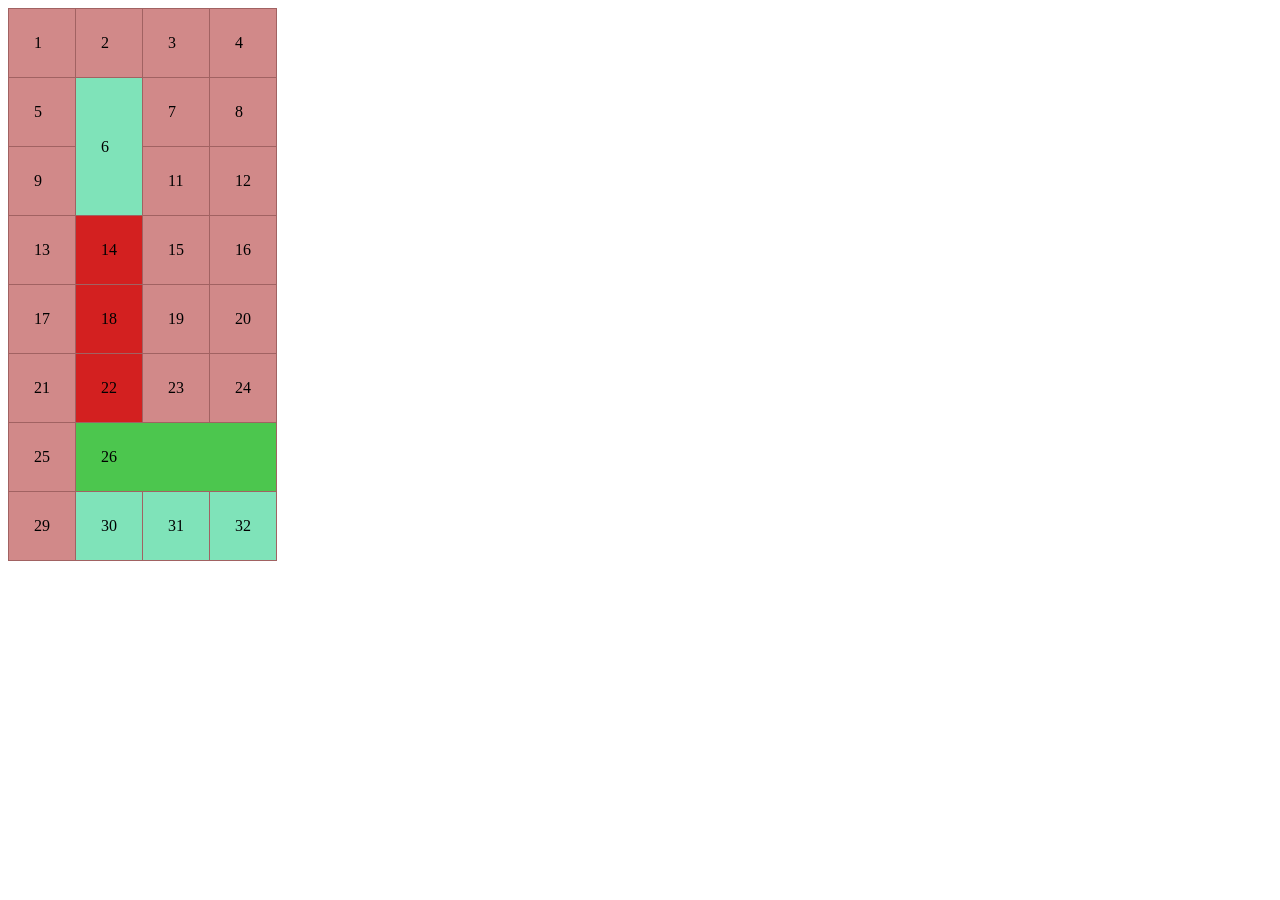
<file: practice_tabl/index.html>
<!DOCTYPE html>
<html lang="en">
<head>
    <meta charset="UTF-8">
    <title>Table</title>
    <style>
        table,
        td {
            border: 1px solid #a16262;
            padding: 25px;
        }
        table {
            border-collapse: collapse;
        }

    </style>
    <link rel="stylesheet" href="style.css">
</head>
<body>
    <table>
        <tr>
            <td>1</td>
            <td>2</td>
            <td>3</td>
            <td>4</td>
        </tr>
        <tr>
            <td>5</td>
            <td rowspan="2" style="background-color: #7fe3b9">6</td>
            <td>7</td>
            <td>8</td>
        </tr>
        <tr>
            <td>9</td>
            <td>11</td>
            <td>12</td>
        </tr>
        <tr>
            <td>13</td>
            <td style="background-color: #d32020">14</td>
            <td>15</td>
            <td>16</td>
        </tr>
        <tr>
            <td>17</td>
            <td style = "background-color: #d32020">18</td>
            <td>19</td>
            <td>20</td>
        </tr>
        <tr>
            <td>21</td>
            <td style = "background-color: #d32020" >22</td>
            <td>23</td>
            <td>24</td>
        </tr>
        <tr>
            <td>25</td>
            <td colspan="3" style = "background-color: #4cc64e" >26</td>
        </tr>
        <tr>
            <td>29</td>
            <td style = "background-color: #7fe3b9" >30</td>
            <td style = "background-color: #7fe3b9">31</td>
            <td style = "background-color: #7fe3b9">32</td>
        </tr>
    </table>

</body>
</html>
</file>
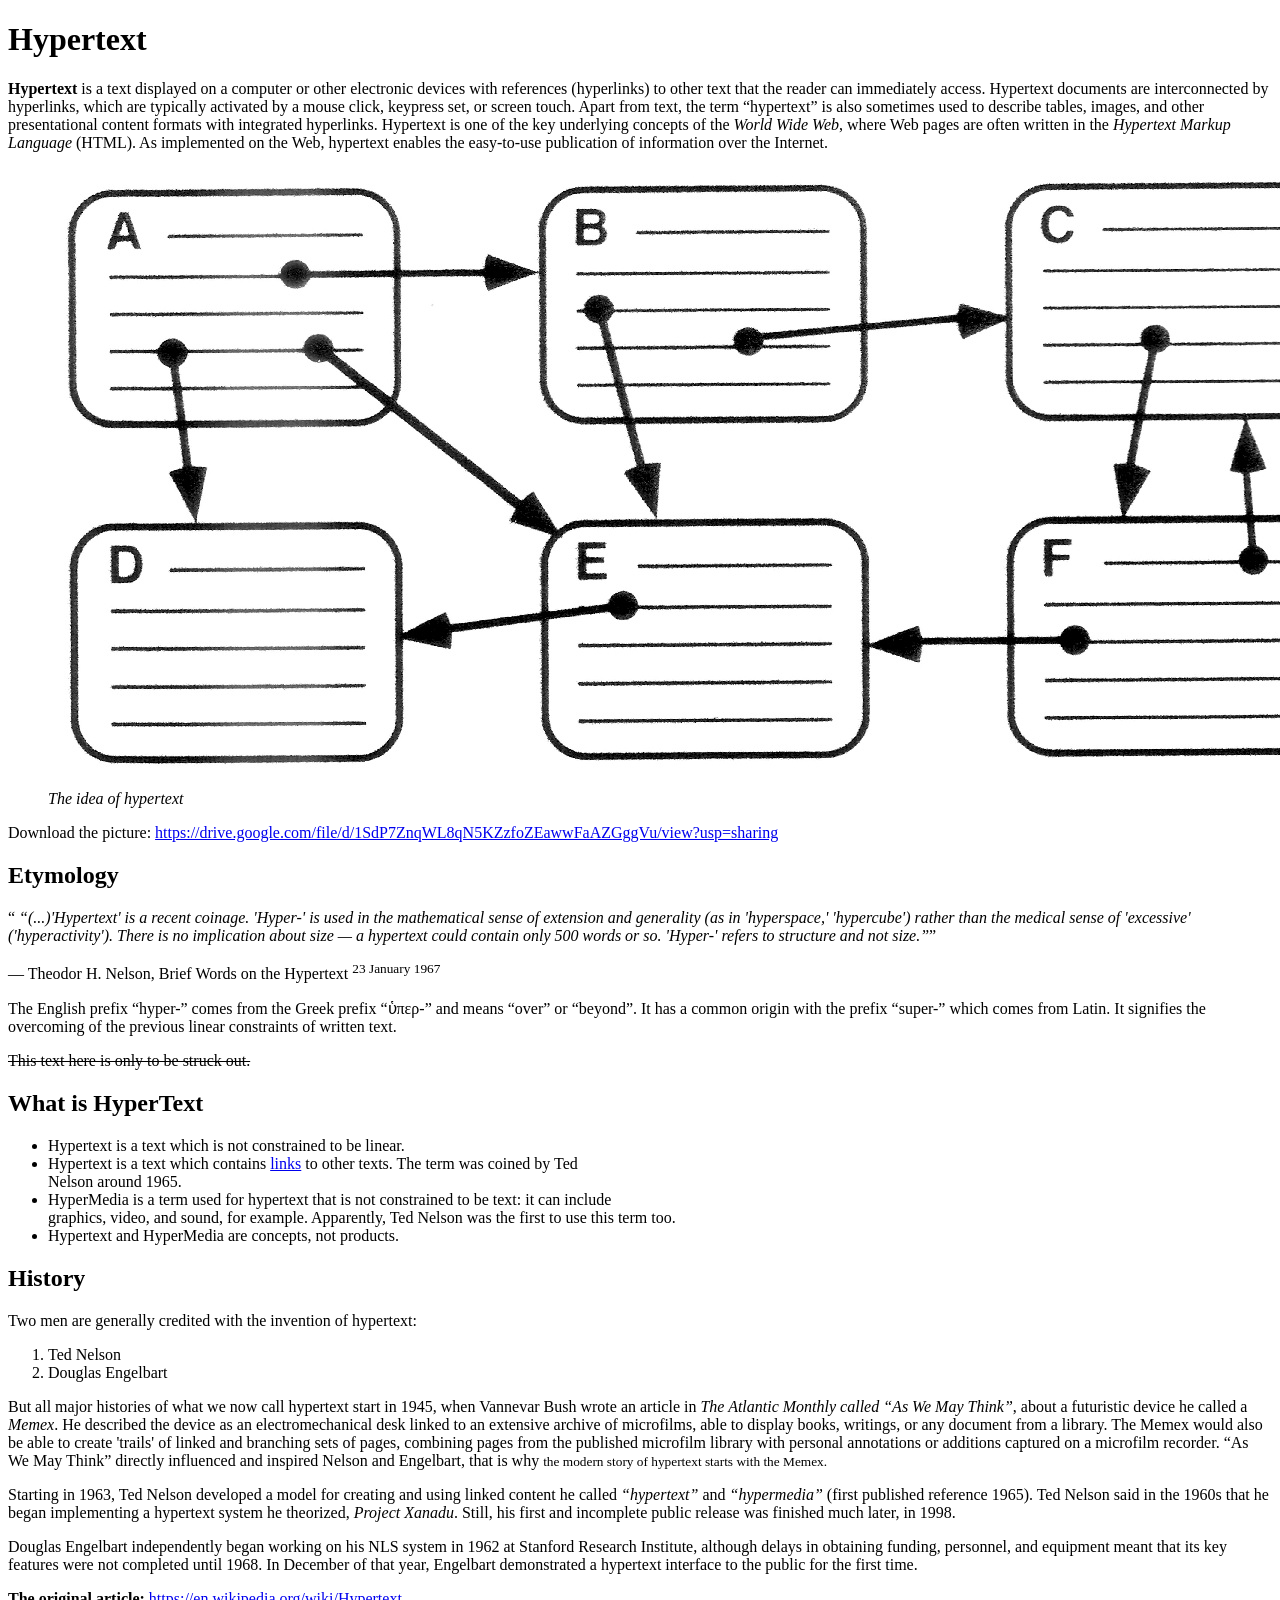
<file: www/index.html>
<!-- [Твердохлібова Марія] — Практика №1 — Верстка тексту -->
<!DOCTYPE html>
<html lang="en">
<head>
    <meta charset="UTF-8">
    <title>Hypertext</title>
</head>
<body>
<h1>Hypertext</h1>

    <strong>Hypertext</strong> is a text displayed on a computer or other electronic devices with references
    (hyperlinks) to other text that the reader can immediately access. Hypertext documents are
    interconnected by hyperlinks, which are typically activated by a mouse click, keypress set, or
    screen touch. Apart from text, the term “hypertext” is also sometimes used to describe tables,
    images, and other presentational content formats with integrated hyperlinks. Hypertext is one of
    the key underlying concepts of the <i>World Wide Web</i>, where Web pages are often written in the
    <i>Hypertext Markup Language</i> (HTML). As implemented on the Web, hypertext enables the
    easy-to-use publication of information over the Internet.
    <figure>
        <img src="less1/hypertext1.jpg" alt="Hypertext">
        <figcaption><i>The idea of hypertext</i></figcaption>
    </figure>



<p>
    Download the picture:
    <a href="#"> https://drive.google.com/file/d/1SdP7ZnqWL8qN5KZzfoZEawwFaAZGggVu/view?usp=sharing </a>
</p>

<h2>Etymology</h2>

    <q> <i>“(...)'Hypertext' is a recent coinage. 'Hyper-' is used in the mathematical sense of extension and
        generality (as in 'hyperspace,' 'hypercube') rather than the medical sense of 'excessive'
        ('hyperactivity'). There is no implication about size — a hypertext could contain only 500 words
        or so. 'Hyper-' refers to structure and not size.”</i></q>
<p>— Theodor H. Nelson, Brief Words on the Hypertext
            <sup>23 January 1967</sup></p>
<p>
    The English prefix “hyper-” comes from the Greek prefix “ὑπερ-” and means “over” or “beyond”.
    It has a common origin with the prefix “super-” which comes from Latin. It signifies the
    overcoming of the previous linear constraints of written text.
</p>


    <del>This text here is only to be struck out.</del>
<h2>What is HyperText</h2>
    <ul>
        <li> Hypertext is a text which is not constrained to be linear. </li>
        <li>Hypertext is a text which contains <a href="#">links</a> to other texts. The term was coined by Ted </li>
        Nelson around 1965. </li>
        <li>HyperMedia is a term used for hypertext that is not constrained to be text: it can include </li>
        graphics, video, and sound, for example. Apparently, Ted Nelson was the first to use this </li>
        term too.
        <li>Hypertext and HyperMedia are concepts, not products.</li>
    </ul>

    <h2>History</h2>
    Two men are generally credited with the invention of hypertext:
    <ol>
        <li>Ted Nelson</li>
        <li>Douglas Engelbart</li>
    </ol>
    <p>But all major histories of what we now call hypertext start in 1945, when Vannevar Bush wrote
    an article in <em>The Atlantic Monthly called “As We May Think”</em>, about a futuristic device he called a
    <em>Memex</em>. He described the device as an electromechanical desk linked to an extensive archive of
    microfilms, able to display books, writings, or any document from a library. The Memex would
    also be able to create 'trails' of linked and branching sets of pages, combining pages from the
    published microfilm library with personal annotations or additions captured on a microfilm
    recorder. “As We May Think” directly influenced and inspired Nelson and Engelbart, that is why
    <small>the modern story of hypertext starts with the Memex.</small></p>
    <p>Starting in 1963, Ted Nelson developed a model for creating and using linked content he called
        <em>“hypertext”</em> and <em>“hypermedia”</em> (first published reference 1965). Ted Nelson said in the 1960s that
        he began implementing a hypertext system he theorized,<em> Project Xanadu</em>. Still, his first and
        incomplete public release was finished much later, in 1998.</p>
    <p>Douglas Engelbart independently began working on his NLS system in 1962 at Stanford
    Research Institute, although delays in obtaining funding, personnel, and equipment meant that
    its key features were not completed until 1968. In December of that year, Engelbart
        demonstrated a hypertext interface to the public for the first time. </p>
<p><strong>The original article:</strong> <a href="#">https://en.wikipedia.org/wiki/Hypertext</a> </p>


</body>
</html>
</file>
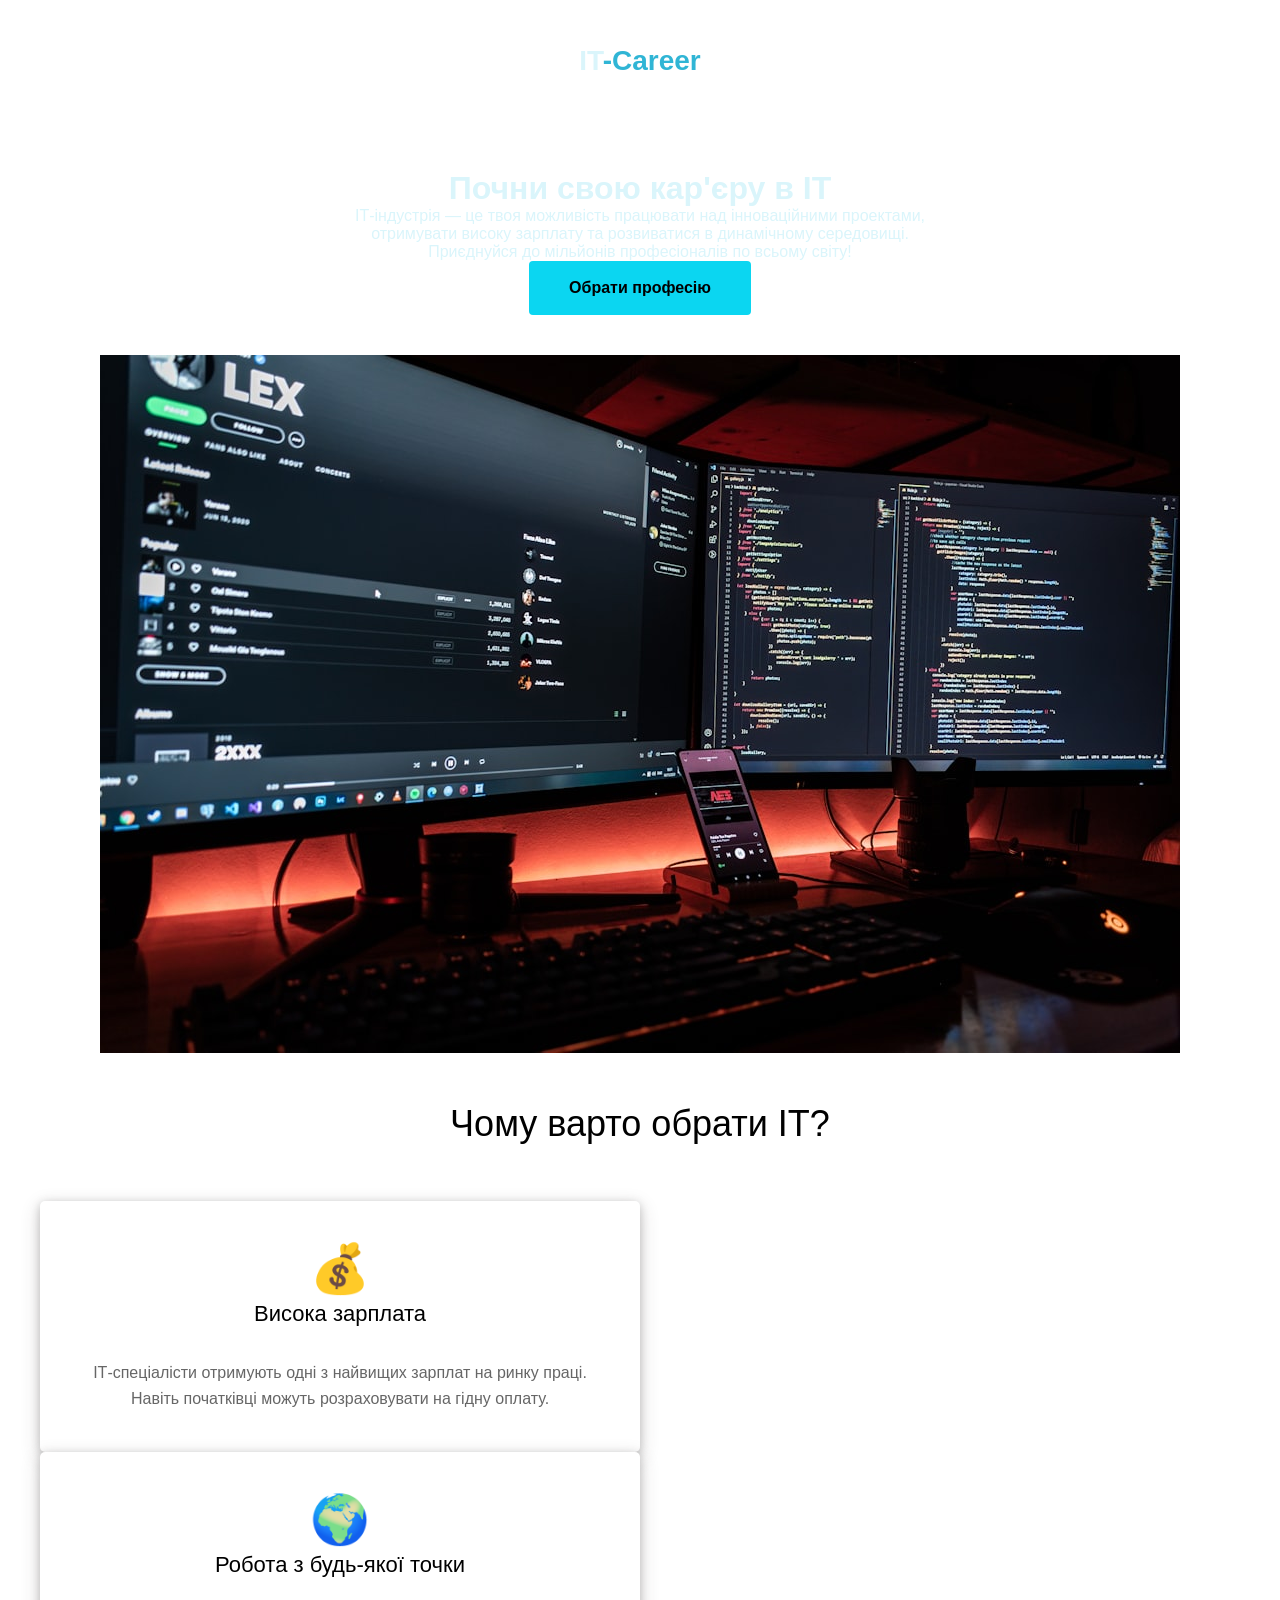
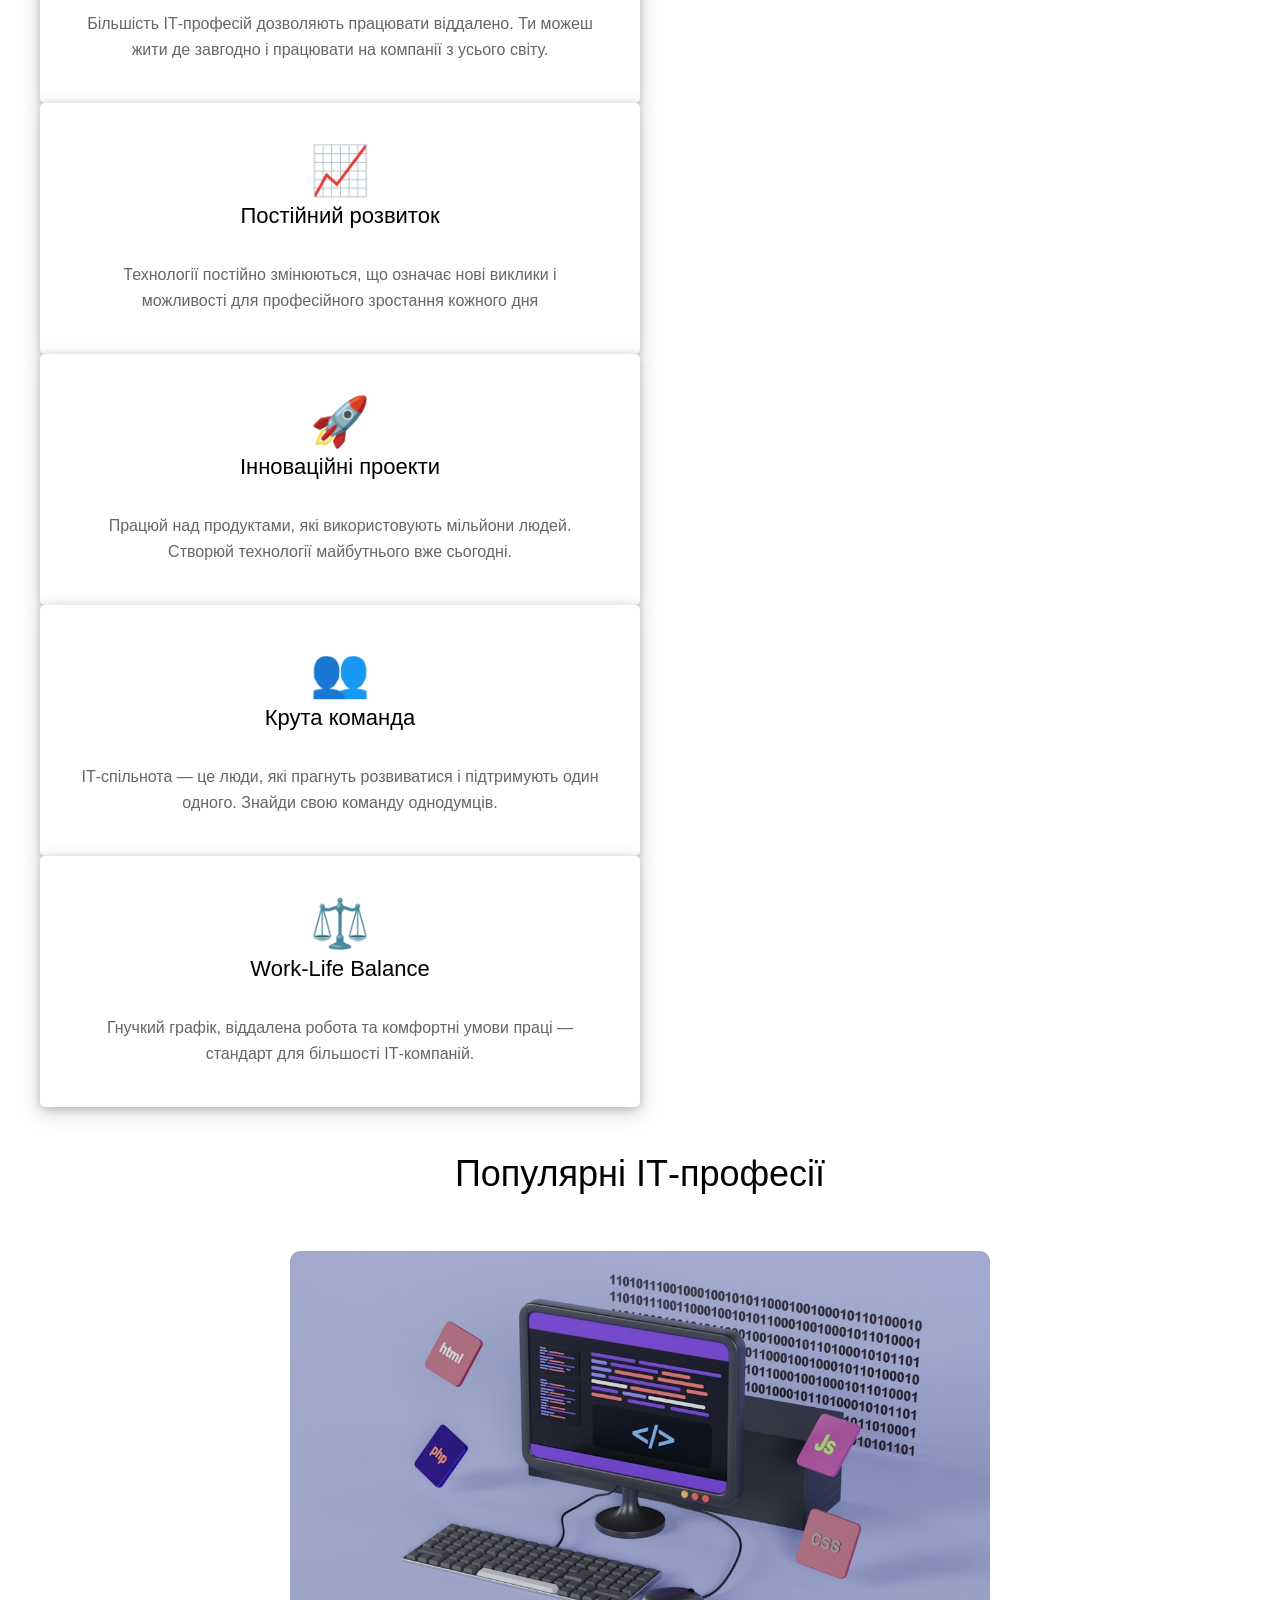
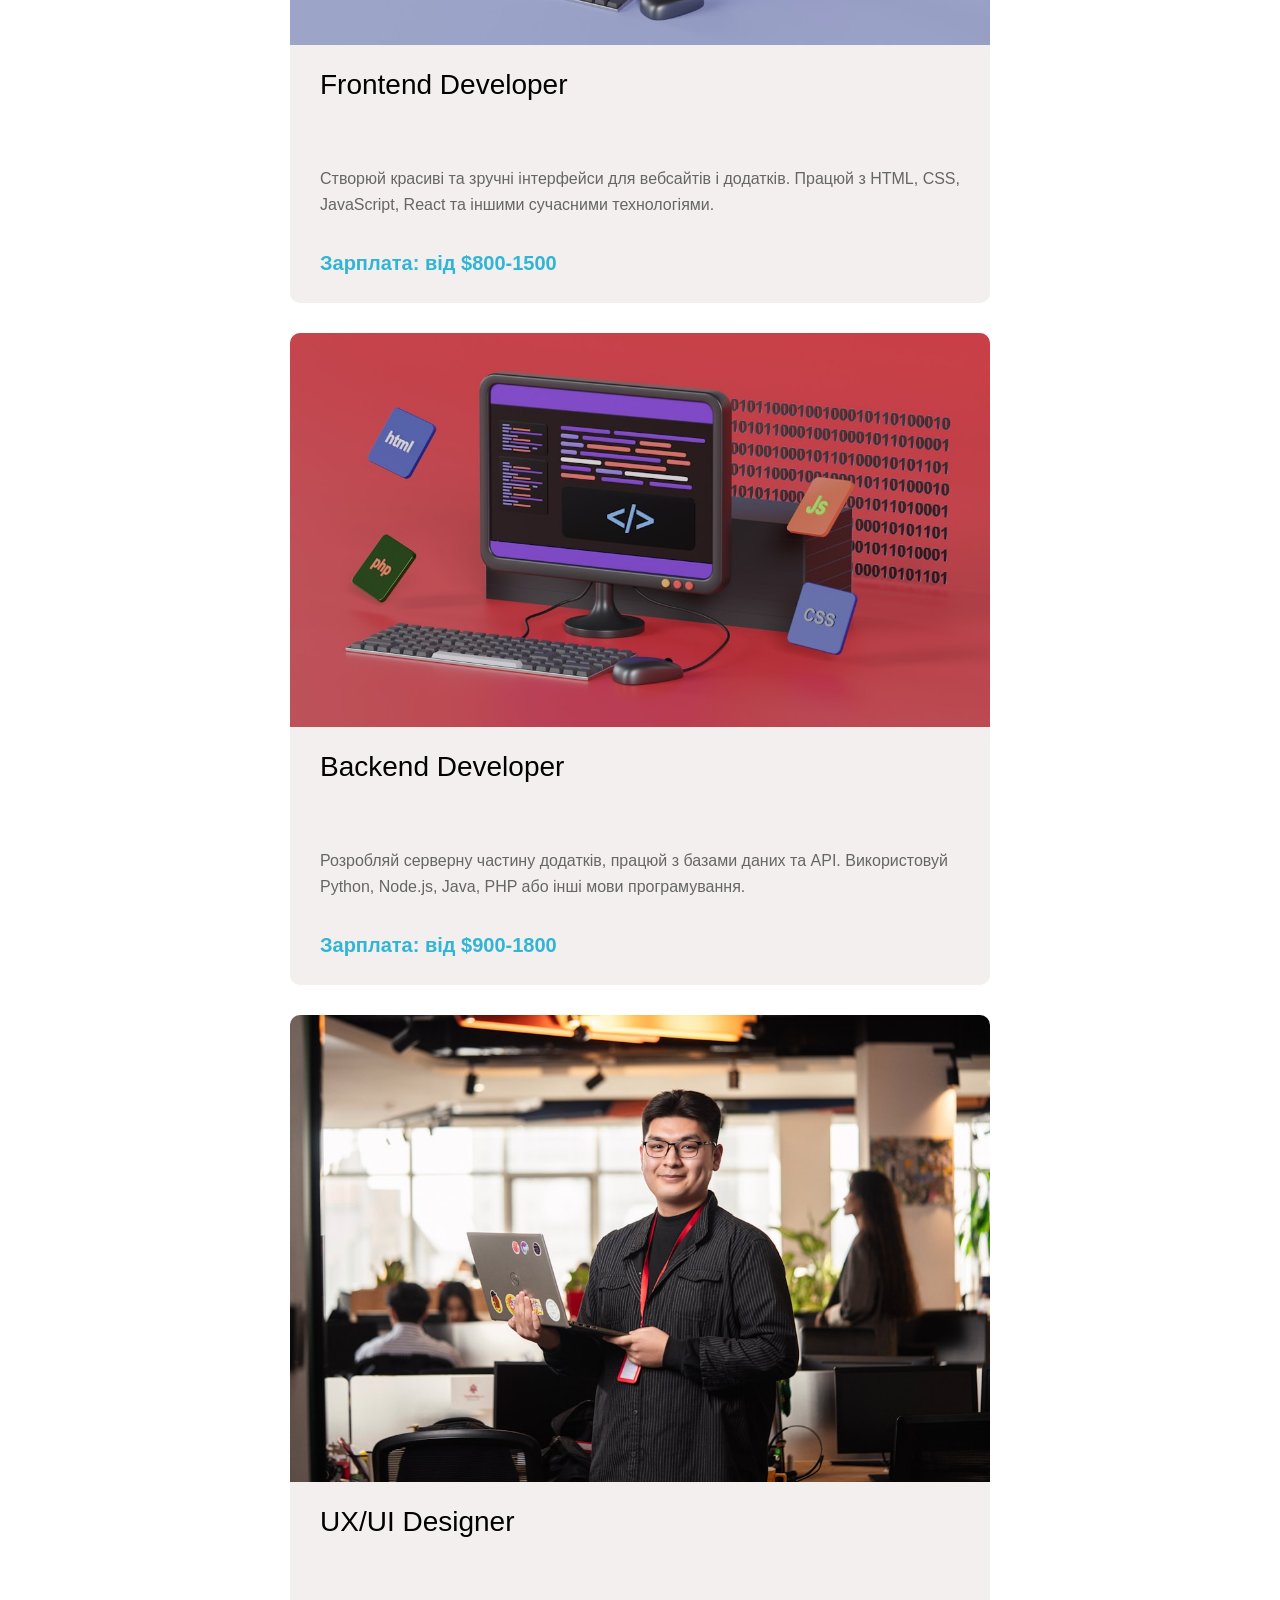
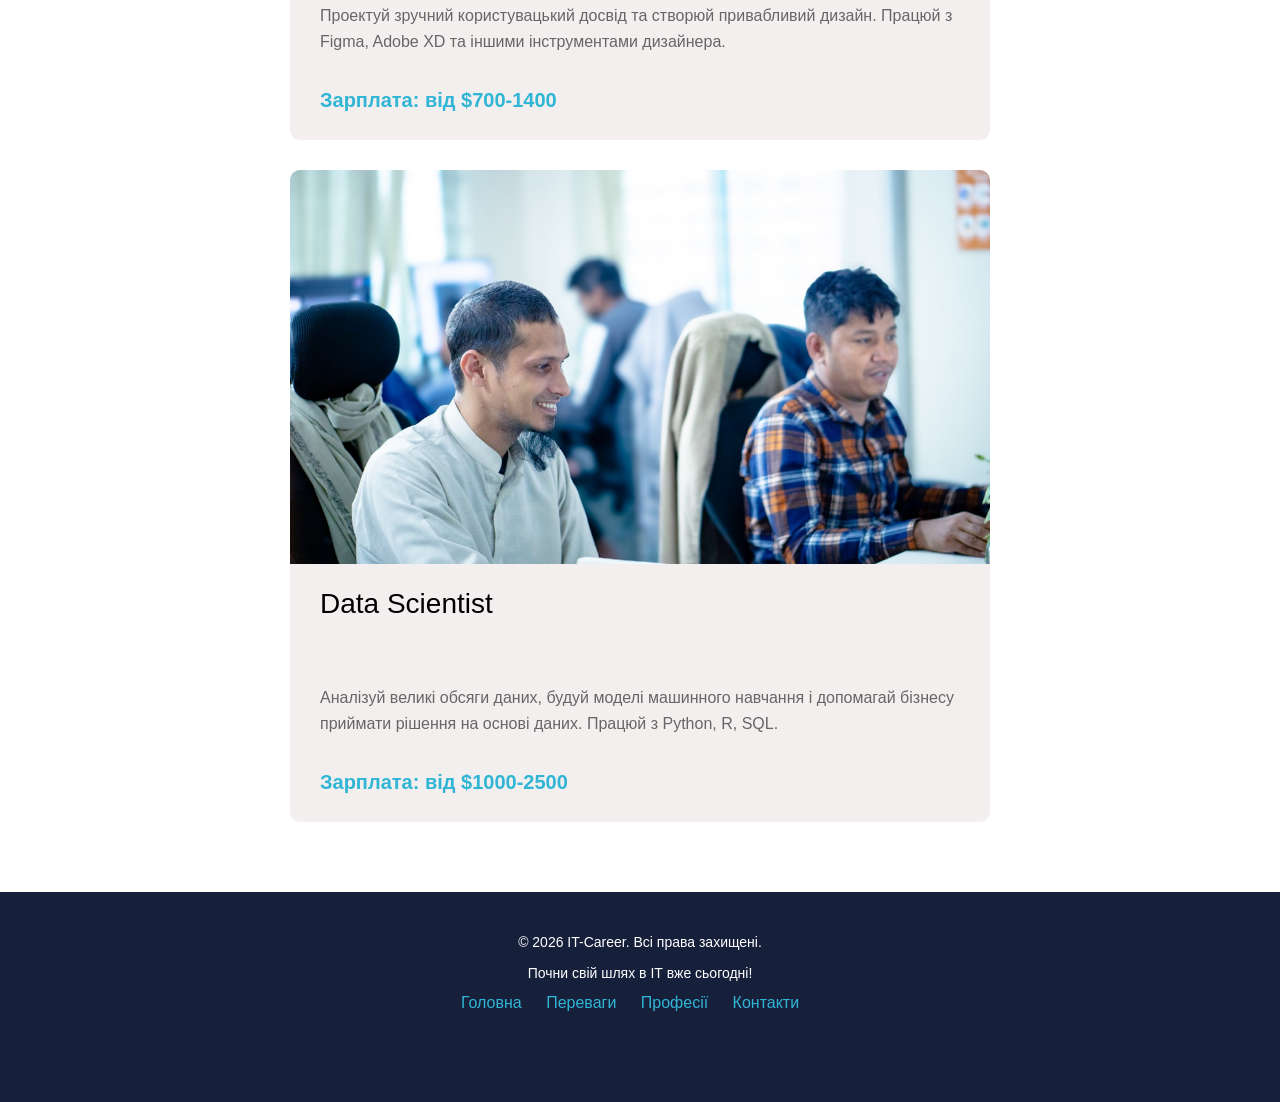
<file: www/less6/index.html>
<!DOCTYPE html>
<html lang="en">
<head>
    <meta charset="UTF-8">
    <title>IT-Career</title>
    <link rel="stylesheet" href="style/style.css" type="text/css">
</head>
<body>
<header>
    <div class="wrapper">
        <div class="header.top">
            <div class="logo">IT<span class="blue">-Career</span></div>
            <nav>
                <ul>
                    <li><a href="#">Головна</a></li>
                    <li><a href="#">Переваги</a></li>
                    <li><a href="#">Професії</a></li>
                    <li><a href="#">Контакти</a></li>
                </ul>
            </nav>
            <h1>Почни свою кар'єру в ІТ</h1>
            <p>ІТ-індустрія — це твоя можливість працювати над інноваційними проектами,<br> отримувати високу зарплату та розвиватися в динамічному середовищі.<br> Приєднуйся до мільйонів професіоналів по всьому світу!</p>
            <button>Обрати професію</button>
            <img src="images/photo.jpg" alt="header">
        </div>
    </div>
</header>
<section class="reasons-box">
    <div class="wrapper">
        <h2>Чому варто обрати ІТ?</h2>
        <article class="article">
            <span class="icon">💰</span>
            <h3>Висока зарплата</h3>
            <p>ІТ-спеціалісти отримують одні з найвищих зарплат на ринку праці. Навіть початківці можуть розраховувати на гідну оплату.</p>
        </article>
        <article class="article">
            <span class="icon">🌍</span>
            <h3>Робота з будь-якої точки</h3>
            <p>Більшість ІТ-професій дозволяють працювати віддалено. Ти можеш жити де завгодно і працювати на компанії з усього світу.</p>
        </article>
        <article class="article">
            <span class="icon">📈</span>
            <h3>Постійний розвиток</h3>
            <p>Технології постійно змінюються, що означає нові виклики і можливості для професійного зростання кожного дня</p>
        </article>
        <article class="article">
            <span class="icon">🚀</span>
            <h3>Інноваційні проекти</h3>
            <p>Працюй над продуктами, які використовують мільйони людей. Створюй технології майбутнього вже сьогодні.</p>
        </article>
        <article class="article">
            <span class="icon">👥</span>
            <h3>Крута команда</h3>
            <p>ІТ-спільнота — це люди, які прагнуть розвиватися і підтримують один одного. Знайди свою команду однодумців.</p>
        </article>
        <article class="article">
            <span class="icon">⚖️</span>
            <h3>Work-Life Balance</h3>
            <p>Гнучкий графік, віддалена робота та комфортні умови праці — стандарт для більшості ІТ-компаній.</p>
        </article>
    </div>
</section>
<section class="professions">
    <div class="wrapper">
        <h2>Популярні ІТ-професії</h2>
        <article class="professions-card">
            <img src="images/photo1.jpg" alt="professions">
            <h3>Frontend Developer</h3>
            <p>Створюй красиві та зручні інтерфейси для вебсайтів і додатків. Працюй з HTML, CSS, JavaScript, React та іншими сучасними технологіями.</p>
            <p class="blue">Зарплата: від $800-1500</p>
        </article>
        <article class="professions-card">
            <img src="images/photo2.jpg" alt="professions">
            <h3>Backend Developer</h3>
            <p>Розробляй серверну частину додатків, працюй з базами даних та API. Використовуй Python, Node.js, Java, PHP або інші мови програмування.</p>
            <p class="blue">Зарплата: від $900-1800</p>
        </article>
        <article class="professions-card">
            <img src="images/photo3.jpg" alt="professions">
            <h3>UX/UI Designer</h3>
            <p>Проектуй зручний користувацький досвід та створюй привабливий дизайн. Працюй з Figma, Adobe XD та іншими інструментами дизайнера.</p>
            <p class="blue">Зарплата: від $700-1400</p>
        </article>
        <article class="professions-card">
            <img src="images/photo4.jpg" alt="professions">
            <h3>Data Scientist</h3>
            <p>Аналізуй великі обсяги даних, будуй моделі машинного навчання і допомагай бізнесу приймати рішення на основі даних. Працюй з Python, R, SQL.</p>
            <p class="blue">Зарплата: від $1000-2500</p>
        </article>
    </div>
</section>
<footer>
    <div class="wrapper">
        <p>&copy; 2026 IT-Career. Всі права захищені.</p>
        <p>Почни свій шлях в ІТ вже сьогодні!</p>
        <nav>
            <ul>
                <li><a href="#" class="blue">Головна</a></li>
                <li><a href="#" class="blue">Переваги</a></li>
                <li><a href="#" class="blue">Професії</a></li>
                <li><a href="#" class="blue">Контакти</a></li>
            </ul>
        </nav>
    </div>
</footer>
</body>
</html>
</file>
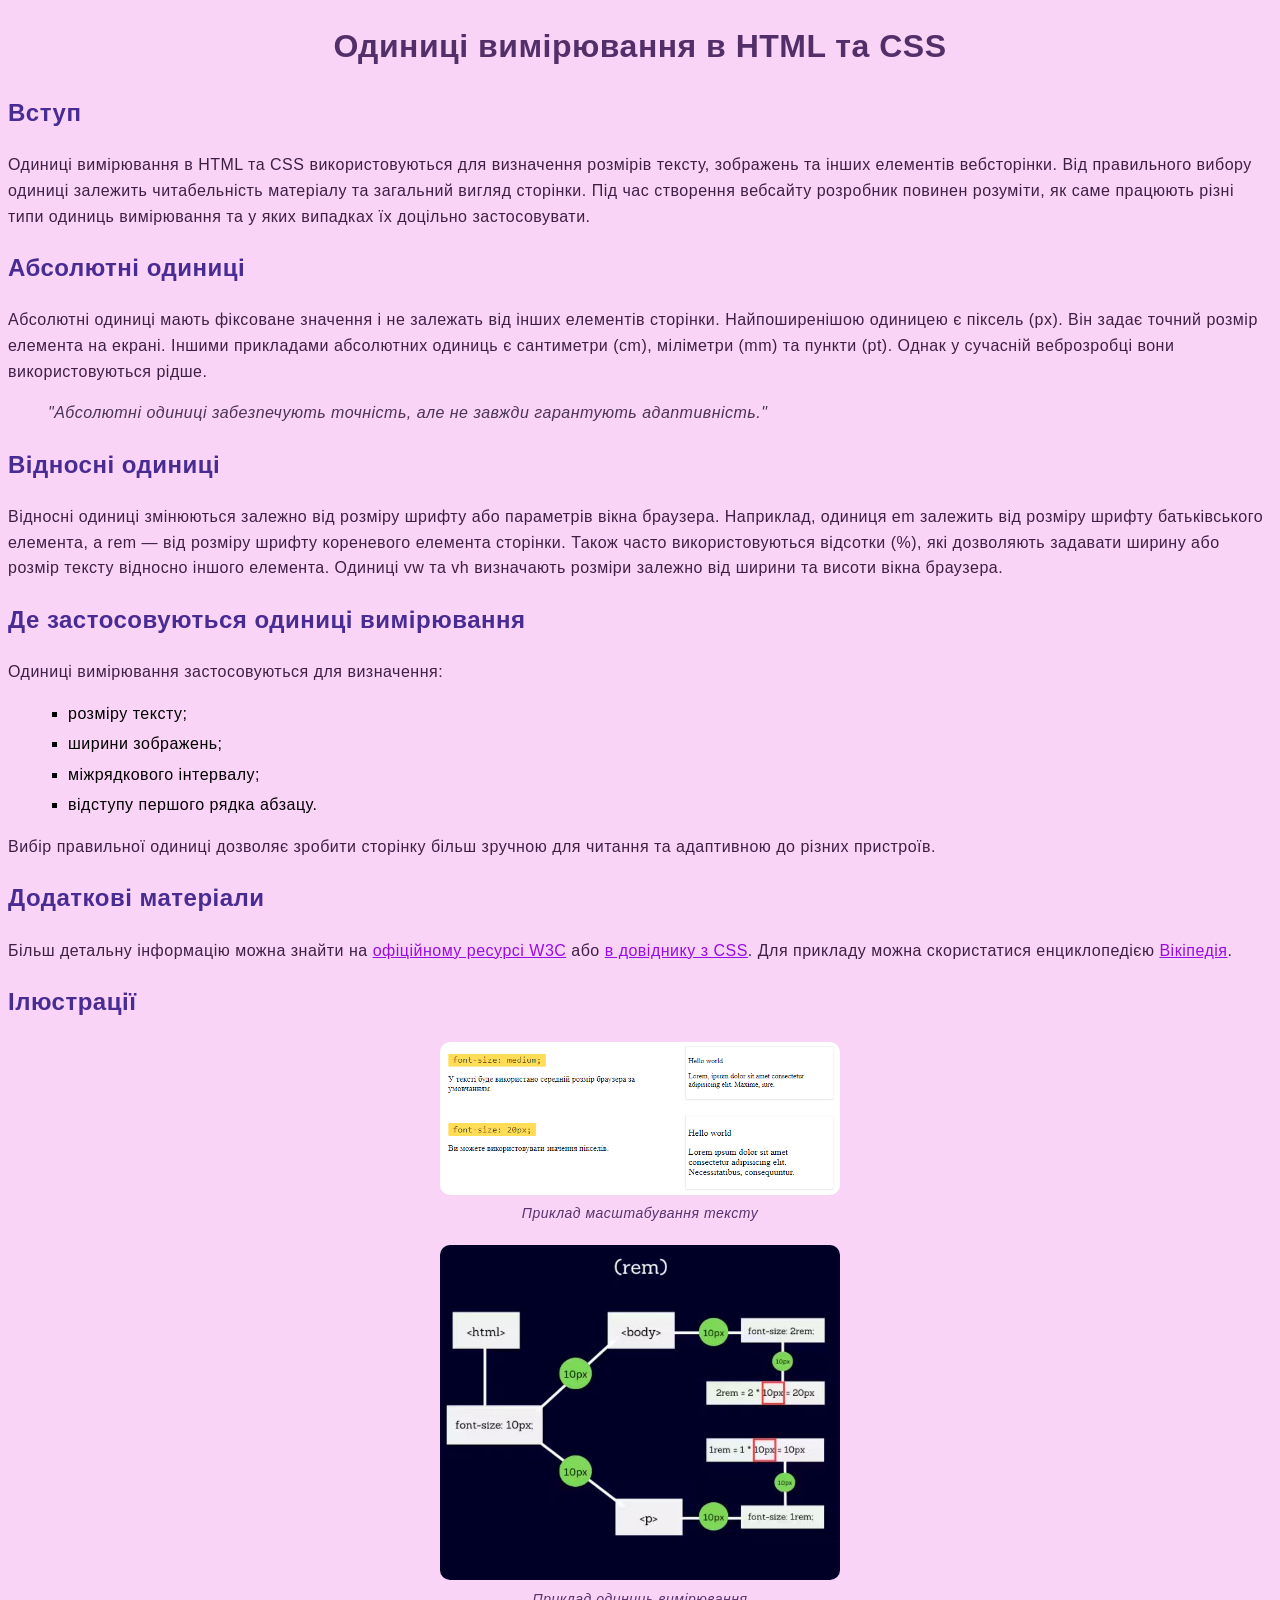
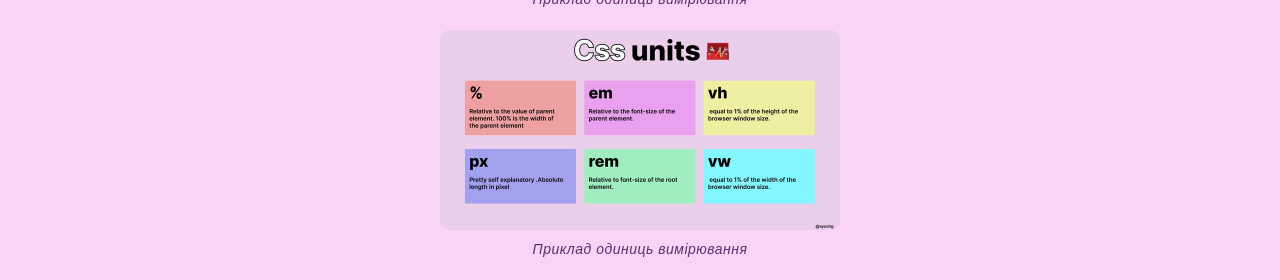
<file: www/Practical-2-CSS/index.html>
<!DOCTYPE html>
<html lang="en">
<head>
    <meta charset="UTF-8">
    <title>Одиниці вимірювання в HTML та CSS</title>
    <!-- Твердохлібова Марія — Практична №2 — CSS -->

    <style>
        body {
            background: #fad4f6;
            font-family: Arial, sans-serif;
            line-height: 1.6;
            letter-spacing: 0.5px;
        }
        h2 {
            color: #482b93;
            text-align: left;
        }
        p {
            font-size: 16px;
        }
        ul {
            list-style-type: square;
            margin-left: 20px;
        }
        blockquote {
            font-style: italic;
            color: #493457;
        }
        figure {
            text-align: center;
            margin: 20px;
        }

        figcaption {
            font-style: italic;
            font-size: 14px;
            color: #55336e
        }
        a {
            color: #990ce4;
        }

    </style>
    <link rel="stylesheet" href="style.css">
</head>
<body>
    <h1 style= "color: #532f6a; text-align: center;" >Одиниці вимірювання в HTML та CSS</h1>

    <h2>Вступ</h2>
    <p>Одиниці вимірювання в HTML та CSS використовуються для визначення розмірів тексту, зображень та інших елементів вебсторінки. Від правильного вибору одиниці залежить читабельність матеріалу та загальний вигляд сторінки.
        Під час створення вебсайту розробник повинен розуміти, як саме працюють різні типи одиниць вимірювання та у яких випадках їх доцільно застосовувати.
    </p>

    <h2>Абсолютні одиниці</h2>
    <p>Абсолютні одиниці мають фіксоване значення і не залежать від інших елементів сторінки. Найпоширенішою одиницею є піксель (px). Він задає точний розмір елемента на екрані.
        Іншими прикладами абсолютних одиниць є сантиметри (cm), міліметри (mm) та пункти (pt). Однак у сучасній веброзробці вони використовуються рідше.
    </p>
    <blockquote>"Абсолютні одиниці забезпечують точність, але не завжди гарантують адаптивність."</blockquote>

    <h2>Відносні одиниці</h2>
    <p>Відносні одиниці змінюються залежно від розміру шрифту або параметрів вікна браузера. Наприклад, одиниця em залежить від розміру шрифту батьківського елемента, а rem — від розміру шрифту кореневого елемента сторінки.
        Також часто використовуються відсотки (%), які дозволяють задавати ширину або розмір тексту відносно іншого елемента. Одиниці vw та vh визначають розміри залежно від ширини та висоти вікна браузера.
    </p>

    <h2>Де застосовуються одиниці вимірювання</h2>
    <p>Одиниці вимірювання застосовуються для визначення:</p>
    <ul>
        <li>розміру тексту;</li>
        <li>ширини зображень;</li>
        <li>міжрядкового інтервалу;</li>
        <li>відступу першого рядка абзацу.</li>
    </ul>
    <p>Вибір правильної одиниці дозволяє зробити сторінку більш зручною для читання та адаптивною до різних пристроїв.</p>

    <h2>Додаткові матеріали</h2>
    <p>
        Більш детальну інформацію можна знайти на <a href="https://www.w3.org/">офіційному ресурсі W3C</a> або <a href="https://css.in.ua/"> в довіднику з CSS</a>. Для прикладу можна скористатися енциклопедією <a href="https://uk.wikipedia.org/wiki/">Вікіпедія</a>.
    </p>
    <h2>Ілюстрації</h2>
    <figure>
        <img src="img/123.png" alt="Масштабування тексту" width="400">
        <figcaption>Приклад масштабування тексту</figcaption>
    </figure>
    <figure>
        <img src="img/122.jpg" alt="Одиниці вимірювання" width="400">
        <figcaption>Приклад одиниць вимірювання</figcaption>
    </figure>
    <figure>
        <img src="img/111.jpg" alt="Одиниці вимірювання" width="400">
        <figcaption>Приклад одиниць вимірювання</figcaption>
    </figure>


</body>
</html>
</file>
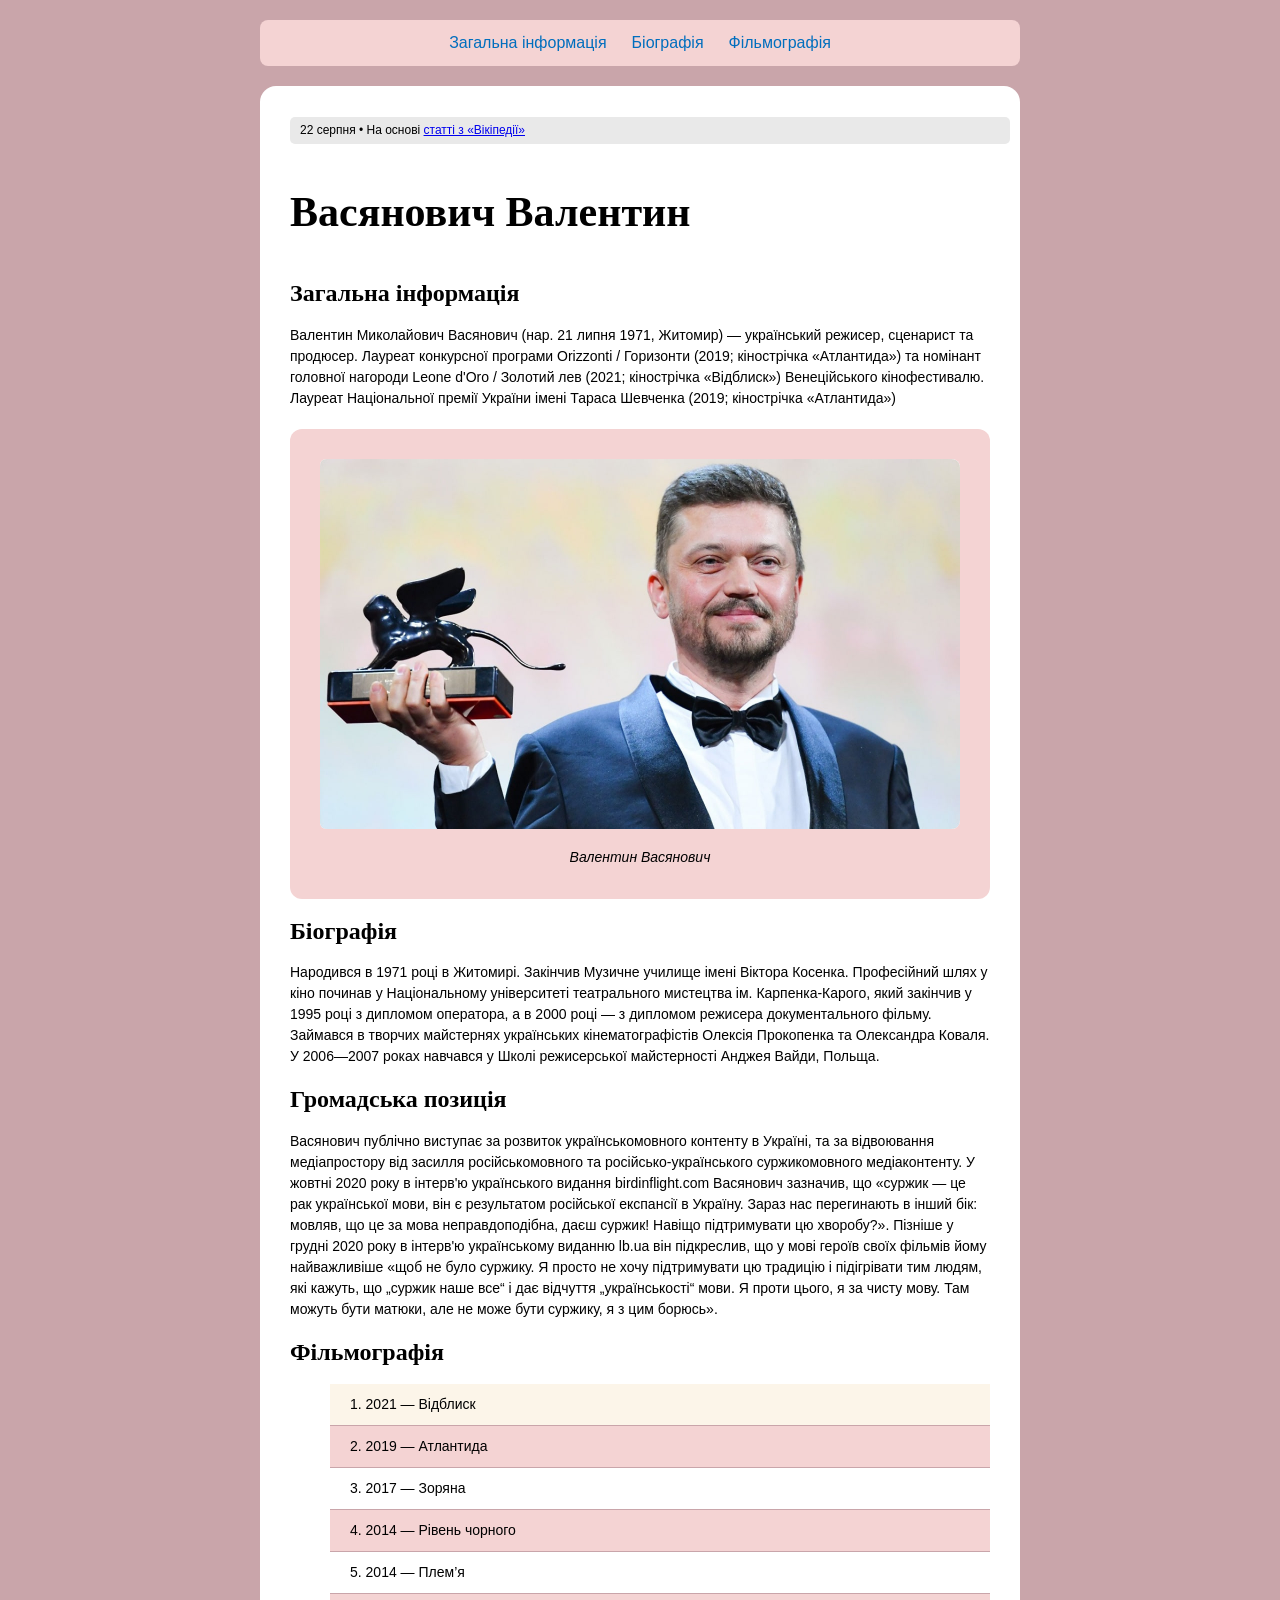
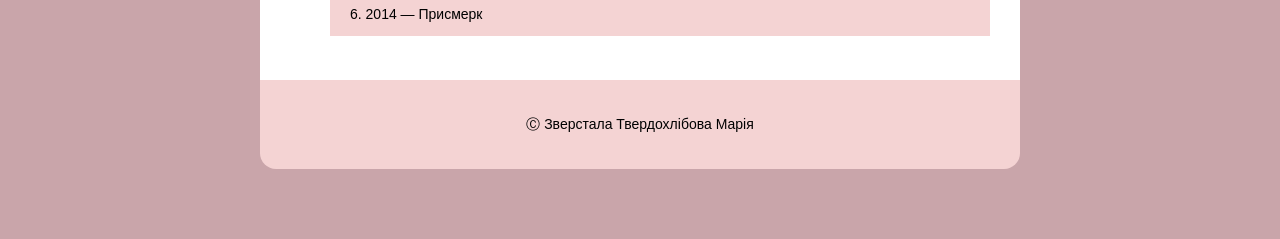
<file: www/practika_vasyanovich/index.html>
<!DOCTYPE html>
<html lang="en">
<head>
    <meta charset="UTF-8">
    <title>Васянович Валентин</title>
    <link rel="stylesheet" href="style.css">
</head>
<body>
    <header>
        <nav class="navbar">
            <ul>
                <li><a href="#">Загальна інформація</a></li>
                <li><a href="#">Біографія</a></li>
                <li><a href="#">Фільмографія</a></li>
            </ul>
        </nav>
    </header>
    <main>
        <article>
            <div class="bar">
                <span class="date">22 серпня • На основі <a href="#">статті з «Вікіпедії»</a></span>
            </div>
            <h1>Васянович Валентин</h1>
            <section class="info" id="general">
                <h2>Загальна інформація</h2>
                <p>Валентин Миколайович Васянович (нар. 21 липня 1971, Житомир) — український режисер, сценарист та продюсер. Лауреат конкурсної програми Orizzonti / Горизонти (2019; кінострічка «Атлантида») та номінант головної нагороди Leone d'Oro / Золотий лев (2021; кінострічка «Відблиск») Венеційського кінофестивалю. Лауреат Національної премії України імені Тараса Шевченка (2019; кінострічка «Атлантида»)</p>
                <figure>
                    <img src="img/vasya.jpg" alt="Валентин Васянович" class="photo">
                    <figcaption>Валентин Васянович</figcaption>
                </figure>
            </section>
            <section class="info">
                <h2>Біографія</h2>
                <p>Народився в 1971 році в Житомирі. Закінчив Музичне училище імені Віктора Косенка. Професійний шлях у кіно починав у Національному університеті театрального мистецтва ім. Карпенка-Карого, який закінчив у 1995 році з дипломом оператора, а в 2000 році — з дипломом режисера документального фільму. Займався в творчих майстернях українських кінематографістів Олексія Прокопенка та Олександра Коваля.
                    У 2006—2007 роках навчався у Школі режисерської майстерності Анджея Вайди, Польща.</p>
            </section>
            <section class="info">
                <h2>Громадська позиція</h2>
                <p>Васянович публічно виступає за розвиток українськомовного контенту в Україні, та за відвоювання медіапростору від засилля російськомовного та російсько-українського суржикомовного медіаконтенту. У жовтні 2020 року в інтерв'ю українського видання birdinflight.com Васянович зазначив, що «суржик — це рак української мови, він є результатом російської експансії в Україну. Зараз нас перегинають в інший бік: мовляв, що це за мова неправдоподібна, даєш суржик! Навіщо підтримувати цю хворобу?». Пізніше у грудні 2020 року в інтерв'ю українському виданню lb.ua він підкреслив, що у мові героїв своїх фільмів йому найважливіше «щоб не було суржику. Я просто не хочу підтримувати цю традицію і підігрівати тим людям, які кажуть, що „суржик наше все“ і дає відчуття „українськості“ мови. Я проти цього, я за чисту мову. Там можуть бути матюки, але не може бути суржику, я з цим борюсь».
            </section>
            <section class="info" id="film">
                <h2>Фільмографія</h2>
                <ol class="list">
                    <li class="item">2021 — Відблиск</li>
                    <li class="item">2019 — Атлантида</li>
                    <li class="item">2017 — Зоряна</li>
                    <li class="item">2014 — Рівень чорного</li>
                    <li class="item">2014 — Плем’я</li>
                    <li class="item">2014 — Присмерк</li>
                </ol>
            </section>
        </article>
    </main>
    <footer>
        <p>Ⓒ Зверстала Твердохлібова Марія</p>
    </footer>

</body>
</html>
</file>
<file: practice_tabl/style.css>
td {
    background-color: #d18989;
}
th {
    border: dashed 1px #c60a0a;
}
</file>
<file: www/less6/style/style.css>
* {
    margin: 0;
    padding: 0;
    box-sizing: border-box;
    text-decoration: none;
    list-style: none;
}
html{
    font-family: Arial, sans-serif;
    text-align: center;

}
.wrapper{
    max-width: 1200px;
    margin: 0 auto;
}
.blue{
    color: #30b5d5;
}
header{
    color: #daf5fb;
    padding: 40px 0;
}
.header.color{
    background: #191a2e
}
.header.top {
    background: #191a2e;
}
.logo {
    font-size: 28px;
    line-height: 42px;
    font-weight: bold;
    margin-bottom: 20px;
}
nav{
    margin-bottom: 50px;
}
nav ul li{
    display: inline-block;
    margin-right: 20px;
}
nav ul li a{
    color: #ffffff;
}
.header-color .wrapper h1{
    font-size: 48px;
    line-height: 72px;
    font-weight: normal;
    margin-bottom: 50px;
}
.header-color .wrapper p{
    font-size: 18px;
    line-height: 29px;
    margin-bottom: 40px;
}
button{
    display: block;
    margin: 0 auto 40px;
    border: none;
    background: #0bd6f1;
    padding: 10px 40px;
    font-size: 16px;
    line-height: 34px;
    font-weight: bold;
    border-radius: 4px;
}
.header-color .wrapper img{
    width: 800px;
    border-radius: 5px;
}
.reasons{
    background: #f5f5f5;
}
h2{
    font-size: 36px;
    line-height: 54px;
    font-weight: 500;
    margin-bottom: 50px;
}
.reasons, .professions{
    padding: 40px 0;
}
.article{
    max-width: 600px;
    background: #fff;
    border-radius: 5px;
    padding: 40px;
    box-shadow: 0 2px 10px 0 rgba(0, 0, 0, 0.2), 0 6px 20px 0 rgba(58, 50, 50, 0.19);
}
.reasons .wrapper article{
    margin: 0 auto 20px;
}
.icon{
    font-size: 48px;
    margin-bottom: 40px;
}
h3{
    font-size: 22px;
    line-height: 33px;
    font-weight: 500;
    margin-bottom: 30px;
}
.reasons-box p{
    font-size: 16px;
    line-height: 26px;
    color: #666666;
}
.professions-card{
    max-width: 700px;
    overflow: hidden;
    margin: 0 auto 30px;
    background: #f3efef;
    border-radius: 10px;
    text-align: left;
}
.professions-card img{
    object-fit: cover;
    width: 100%;
}
.professions-card h3{
    font-size: 28px;
    line-height: 42px;
    padding: 15px 30px;
}
.professions-card p{
    font-size: 16px;
    line-height: 26px;
    color: #666666;
    padding: 15px 30px;
}
.professions-card p.blue{
    color: #30b5d5;
    font-size: 20px;
    line-height: 30px;
    font-weight: 700;
    margin-bottom: 10px;
}
footer{
    background: #17203b;
    padding: 40px 0;
    color: #fff;
}
footer p{
    font-size: 14px;
    line-height: 21px;
    margin-bottom: 10px;
}
</file>
<file: www/Practical-2-CSS/style.css>
p {
    color: #3e2047;
    margin-bottom: 10px;
}

ul li {
    margin: 5px 0;
}

img {
    border-radius: 10px;
}
</file>
<file: www/practika_vasyanovich/style.css>
body{
    background-color: #C9A5AA;
    font-family: 'Inter', Arial, sans-serif;
    color: #000000;
    line-height: 1.6;
    margin: 0;
    padding: 20px 0;
}
p{
    font-weight: 400;
    font-size: 14px;
    line-height: 21px;
    letter-spacing: 0%;
}
.date{
    font-family: Arial, sans-serif;
    font-style: normal;
    font-size: 12px;
    background-color: #E9E9E9;
    width: 100%;
    color: #000000;
    padding: 4px 10px;
    border-radius: 5px;
    display: inline-block;
}
header{
    max-width: 760px;
    margin: 0 auto;
}
nav{
    background-color: #F4D3D3;
    border-radius: 8px;
    padding: 10px 20px;
    margin-bottom: 20px;
}
nav ul{
    list-style: none;
    margin: 0;
    padding: 0;
    display: flex;
    gap: 25px;
    justify-content: center;
}
nav ul li:hover{
    background-color: #FFFFFF;
    border-radius: 8px;
    padding: 4px;
}
.navbar a:link{
    text-decoration: none;
    color: #006EBE;
}
.navbar a:visited{
    color: #0B257D;
}
main{
    max-width: 800px;
    margin: 0 auto;
    padding: 0 20px;
}
article{
    background-color: #FFFFFF;
    max-width: 800px;
    margin: 0 20px auto;
    padding: 30px;
    border-radius: 16px 16px 0 0;
    gap: 30px;

}
figure{
    background-color: #F4D3D3;
    text-align: center;
    padding: 30px;
    border-radius: 12px;
    gap: 10px;
    margin: 20px 0;
}
figcaption{
    font-style: italic;
    margin-top: 10px;
    font-size: 14px;
}
img {
    max-width: 100%;
    height: auto;
    border-radius: 6px 8px 8px 6px;
}
h1 {
    font-weight: 800;
    font-size: 42px;
    font-family: Verdana;
}
h2{
    font-weight: 700;
    font-size: 24px;
    font-family: Verdana;
    line-height: 100%;
}
.film {
    padding-left: 20px;
}
.item{
    padding: 10px 20px;
    list-style-position: inside;
    border-bottom: 1px solid #F4D3D3;
}
.list{
    border-radius: 10px;
    font-size: 14px;
    line-height: 21px;
}
.item:first-child {
    background-color: #FCF5E9;
}
.item:nth-child(even) {
    background-color: #F4D3D3;
}
.item:not(:last-child) {
    border-bottom: 1px solid #C9A5AA;
}
footer{
    background-color: #F4D3D3;
    text-align: center;
    margin: 0 auto;
    padding: 20px 20px;
    margin-bottom: 50px;
    max-width: 720px;
    border-radius: 0 0 16px 16px;
}
</file>
